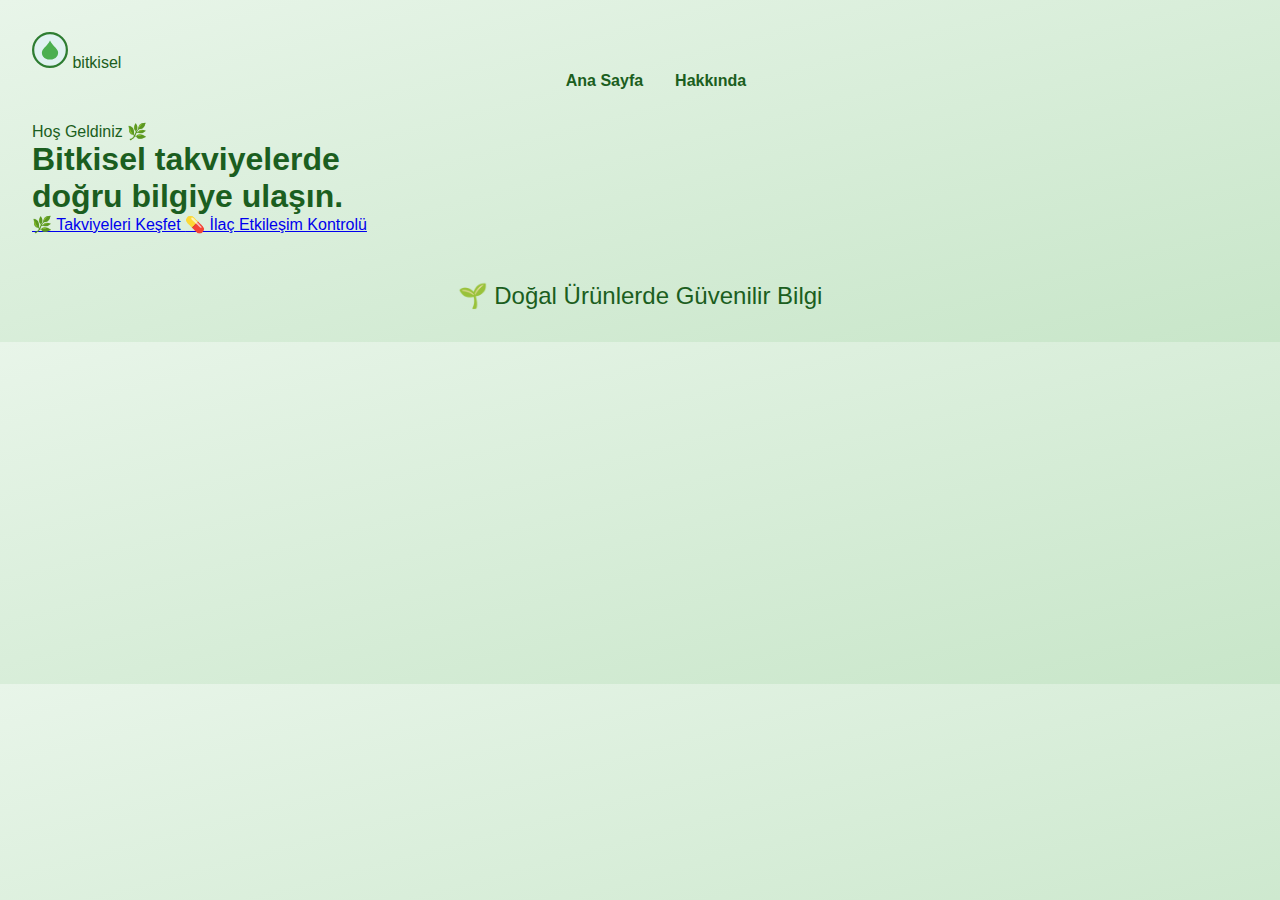
<file: index.html>
<!DOCTYPE html>
<html lang="tr">
<head>
  <meta charset="UTF-8">
  <meta name="viewport" content="width=device-width, initial-scale=1.0">
  <title>Bitkisel Takviye Uygulaması</title>
  <link rel="stylesheet" href="style.css">
</head>
<body>
  <header class="navbar">
    <div class="logo">
      <svg width="36" height="36" viewBox="0 0 64 64" fill="none" xmlns="http://www.w3.org/2000/svg">
        <circle cx="32" cy="32" r="30" fill="#E0F2F1" stroke="#2E7D32" stroke-width="4"/>
        <path d="M32 15C27 25 20 28 18 34C16 40 21 49 32 49C43 49 48 40 46 34C44 28 37 25 32 15Z" fill="#4CAF50"/>
      </svg>
      <span class="logo-text">bitkisel</span>
    </div>
    <nav>
      <a href="#"></a>Ana Sayfa</a>
      <a href="hakkinda.html">Hakkında</a>
      </nav>
  </header>

  <main class="main-content">
    <p class="welcome-text">Hoş Geldiniz 🌿</p>
    <h1>Bitkisel takviyelerde<br>doğru bilgiye ulaşın.</h1>

    <div class="button-container">
      <a href="kesfet.html" class="card">
        🌿 Takviyeleri Keşfet
      </a>
      <a href="#" class="card">
        💊 İlaç Etkileşim Kontrolü
      </a>
    </div>

    <div class="highlight">
      🌱 Doğal Ürünlerde Güvenilir Bilgi
    </div>
  </main>
</body>
</html>
</file>
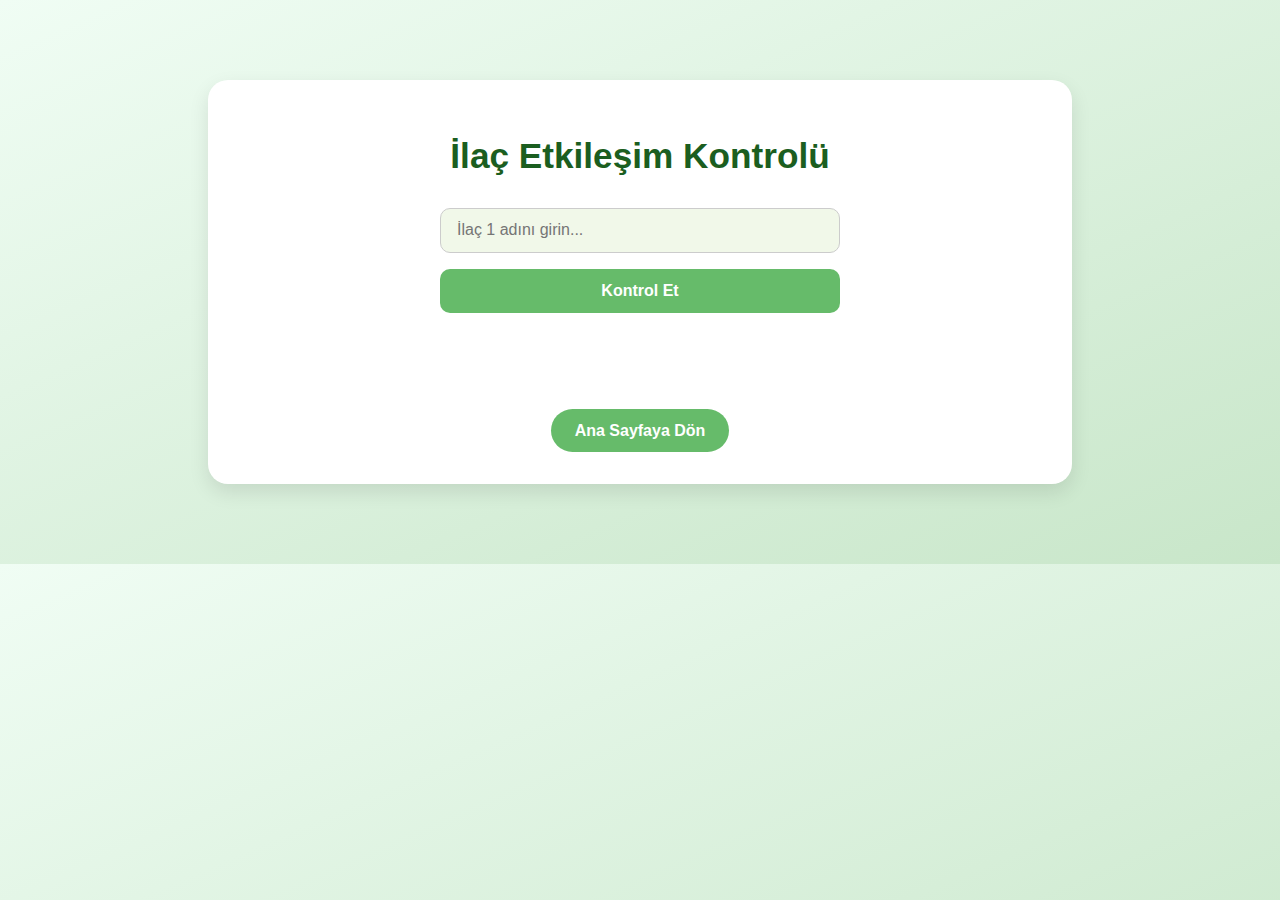
<file: etkilesim.html>
<!DOCTYPE html>
<html lang="tr">
<head>
  <meta charset="UTF-8" />
  <meta name="viewport" content="width=device-width, initial-scale=1.0" />
  <title>İlaç Etkileşim Kontrolü</title>
  <link rel="stylesheet" href="etkilesim.css" />
</head>
<body>
  <div class="container">
    <h1>İlaç Etkileşim Kontrolü</h1>

    <div class="interaction-form">
      <input type="text" placeholder="İlaç 1 adını girin..." />
      <button>Kontrol Et</button>
    </div>

    <div class="results">
      <!-- Etkileşim sonuçları buraya gelecek -->
    </div>

    <div class="back-button-container">
      <a href="index.html" class="back-button">Ana Sayfaya Dön</a>
    </div>
  </div>
</body>
</html>
</file>
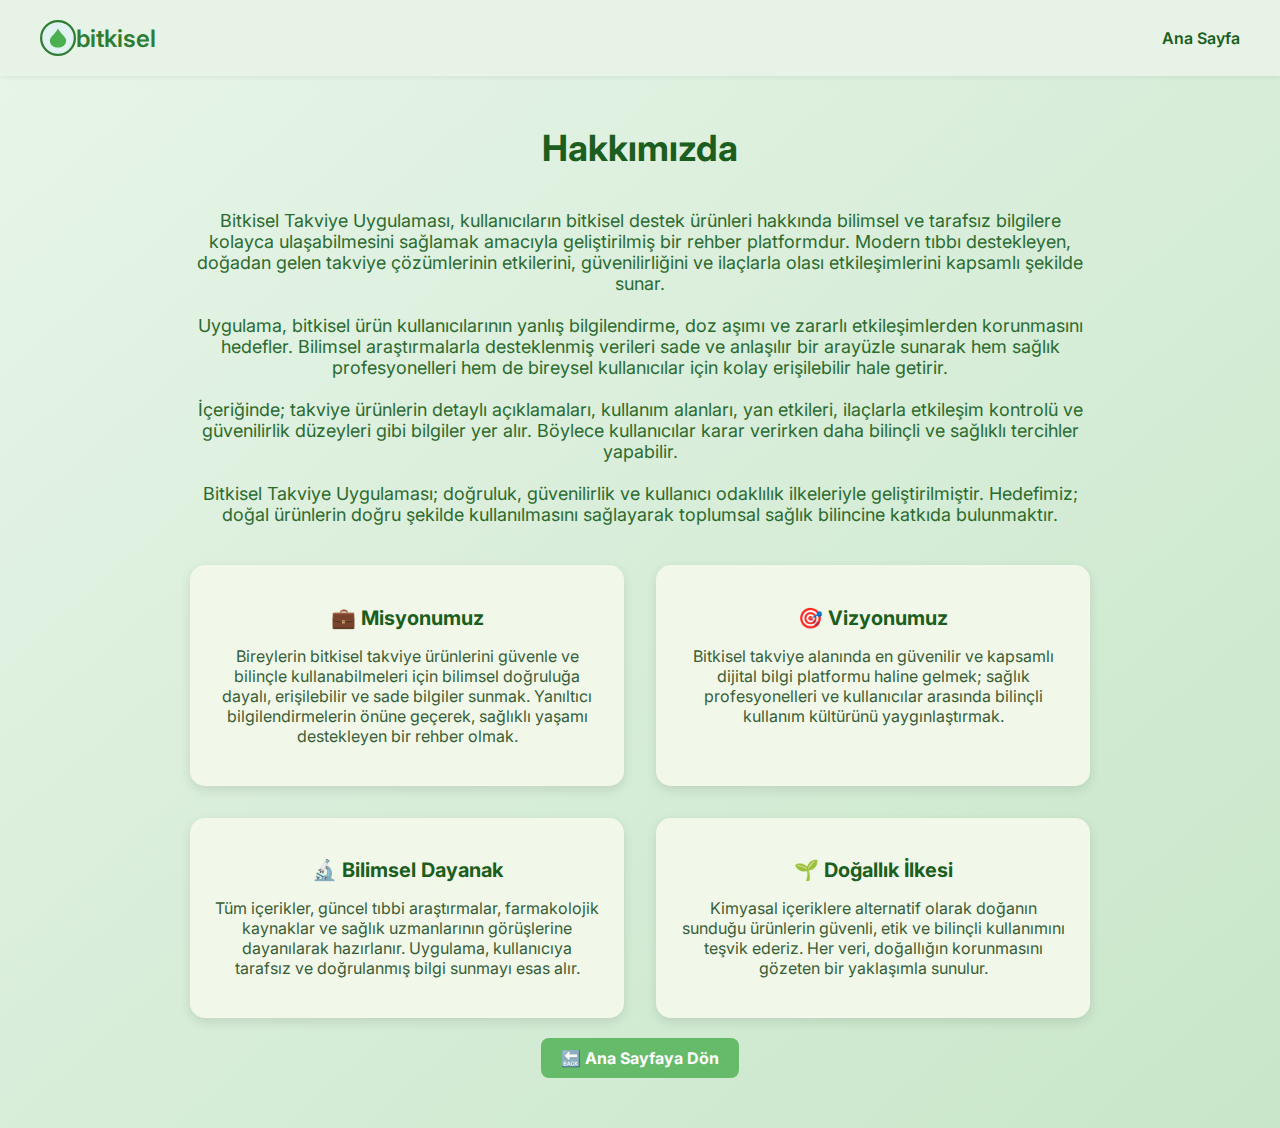
<file: hakkinda.html>
<!DOCTYPE html>
<html lang="tr">
<head>
  <meta charset="UTF-8" />
  <meta name="viewport" content="width=device-width, initial-scale=1.0" />
  <title>Hakkımızda - Bitkisel</title>
  <link rel="stylesheet" href="hakkinda.css" />
  <link href="https://fonts.googleapis.com/css2?family=Inter:wght@400;600;700&display=swap" rel="stylesheet">
</head>
<body>
  <header class="navbar">
    <div class="logo">
        <svg width="36" height="36" viewBox="0 0 64 64" fill="none" xmlns="http://www.w3.org/2000/svg">
            <circle cx="32" cy="32" r="30" fill="#E0F2F1" stroke="#2E7D32" stroke-width="4"/>
            <path d="M32 15C27 25 20 28 18 34C16 40 21 49 32 49C43 49 48 40 46 34C44 28 37 25 32 15Z" fill="#4CAF50"/>
          </svg>
      <span class="logo-text">bitkisel</span>
    </div>
    <nav>
      <a href="index.html">Ana Sayfa</a>
    </nav>
  </header>

  <main class="content">
    <h1>Hakkımızda</h1>
    <p class="description">
        <p class="description">
            Bitkisel Takviye Uygulaması, kullanıcıların bitkisel destek ürünleri hakkında bilimsel ve tarafsız bilgilere kolayca ulaşabilmesini sağlamak amacıyla geliştirilmiş bir rehber platformdur. Modern tıbbı destekleyen, doğadan gelen takviye çözümlerinin etkilerini, güvenilirliğini ve ilaçlarla olası etkileşimlerini kapsamlı şekilde sunar.<br><br>
          
            Uygulama, bitkisel ürün kullanıcılarının yanlış bilgilendirme, doz aşımı ve zararlı etkileşimlerden korunmasını hedefler. Bilimsel araştırmalarla desteklenmiş verileri sade ve anlaşılır bir arayüzle sunarak hem sağlık profesyonelleri hem de bireysel kullanıcılar için kolay erişilebilir hale getirir.<br><br>
          
            İçeriğinde; takviye ürünlerin detaylı açıklamaları, kullanım alanları, yan etkileri, ilaçlarla etkileşim kontrolü ve güvenilirlik düzeyleri gibi bilgiler yer alır. Böylece kullanıcılar karar verirken daha bilinçli ve sağlıklı tercihler yapabilir.<br><br>
          
            Bitkisel Takviye Uygulaması; doğruluk, güvenilirlik ve kullanıcı odaklılık ilkeleriyle geliştirilmiştir. Hedefimiz; doğal ürünlerin doğru şekilde kullanılmasını sağlayarak toplumsal sağlık bilincine katkıda bulunmaktır.
          </p>
          
    </p>

    <div class="card-container">
      <div class="card">
        <h2>💼 Misyonumuz</h2>
        <p>Bireylerin bitkisel takviye ürünlerini güvenle ve bilinçle kullanabilmeleri için bilimsel doğruluğa dayalı, erişilebilir ve sade bilgiler sunmak. Yanıltıcı bilgilendirmelerin önüne geçerek, sağlıklı yaşamı destekleyen bir rehber olmak.</p>
      </div>
      <div class="card">
        <h2>🎯 Vizyonumuz</h2>
        <p>Bitkisel takviye alanında en güvenilir ve kapsamlı dijital bilgi platformu haline gelmek; sağlık profesyonelleri ve kullanıcılar arasında bilinçli kullanım kültürünü yaygınlaştırmak.</p>
      </div>
      <div class="card">
        <h2>🔬 Bilimsel Dayanak</h2>
        <p>Tüm içerikler, güncel tıbbi araştırmalar, farmakolojik kaynaklar ve sağlık uzmanlarının görüşlerine dayanılarak hazırlanır. Uygulama, kullanıcıya tarafsız ve doğrulanmış bilgi sunmayı esas alır.</p>
      </div>
      <div class="card">
        <h2>🌱 Doğallık İlkesi</h2>
        <p>Kimyasal içeriklere alternatif olarak doğanın sunduğu ürünlerin güvenli, etik ve bilinçli kullanımını teşvik ederiz. Her veri, doğallığın korunmasını gözeten bir yaklaşımla sunulur.</p>
      </div>
    </div>

    <a href="index.html" class="back-button">🔙 Ana Sayfaya Dön</a>
  </main>
</body>
</html>
</file>
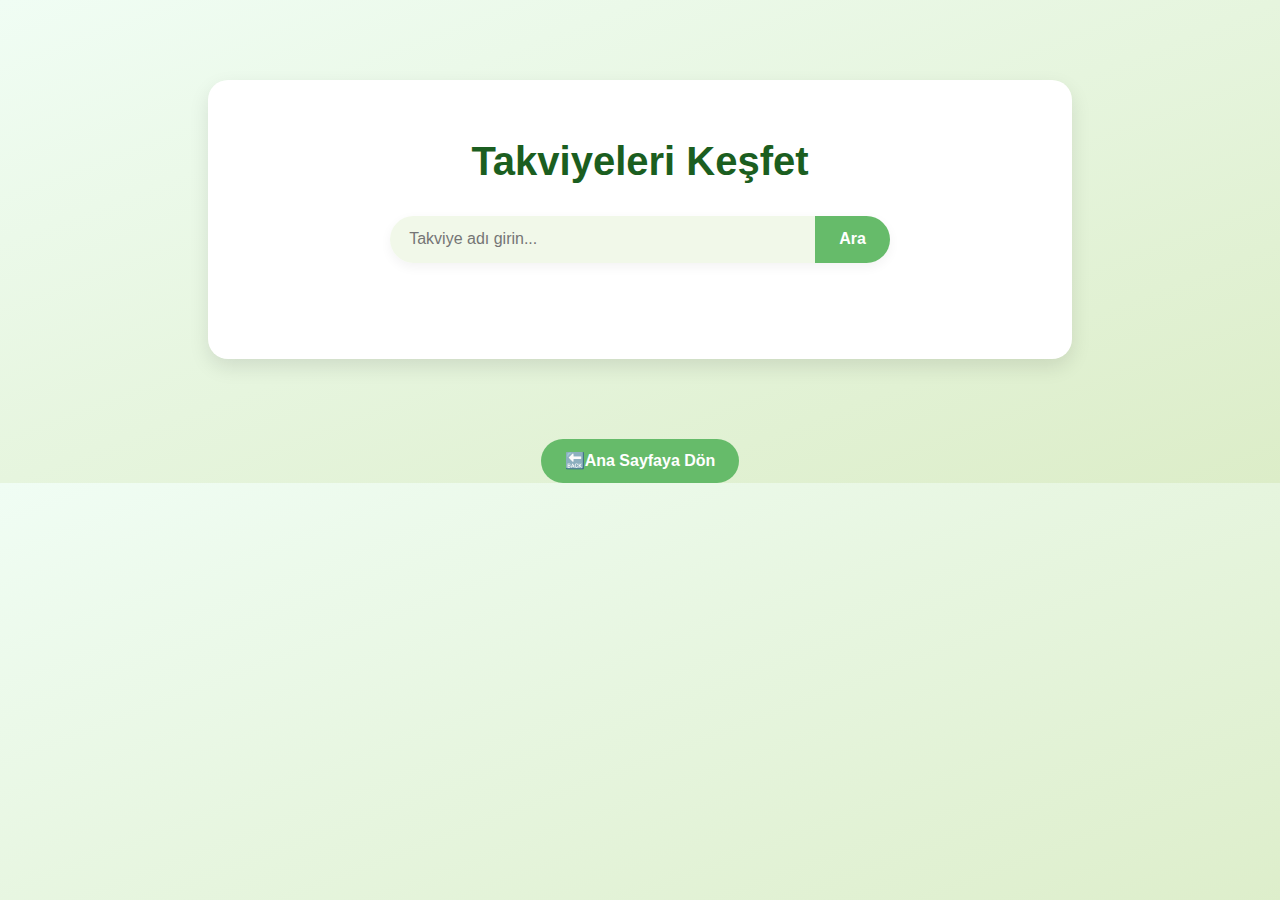
<file: kesfet.html>
<!DOCTYPE html>
<html lang="tr">
<head>
  <meta charset="UTF-8" />
  <meta name="viewport" content="width=device-width, initial-scale=1.0" />
  <title>Takviyeleri Keşfet</title>
  <link rel="stylesheet" href="kesfet.css" />
</head>
<body>
  <div class="container">
    <h1>Takviyeleri Keşfet</h1>
    <div class="search-box">
      <input type="text" placeholder="Takviye adı girin..." />
      <button>Ara</button>
    </div>
    <div class="results">
      <!-- Arkadaşının getireceği takviye verileri burada listelenecek -->
    </div>
  </div>
  <div class="back-button-container">
    <a href="index.html" class="back-button">🔙Ana Sayfaya Dön</a>
  </div>
  
</body>
</html>
</file>
<file: style.css>
* {
    box-sizing: border-box;
    margin: 0;
    padding: 0;
    font-family: 'Inter', sans-serif;
  }
  
  body {
    background: linear-gradient(to bottom right, #e8f5e9, #c8e6c9);
    color: #1b5e20;
    padding: 2rem;
  }
  
  .container {
    max-width: 900px;
    margin: auto;
    background: white;
    border-radius: 20px;
    padding: 2rem;
    box-shadow: 0 4px 20px rgba(0,0,0,0.1);
  }
  
  nav {
    display: flex;
    justify-content: center;
    gap: 2rem;
    margin-bottom: 2rem;
    font-weight: bold;
  }
  
  nav a {
    text-decoration: none;
    color: #1b5e20;
    transition: color 0.3s;
  }
  
  nav a:hover {
    color: #388e3c;
  }
  
  .hero {
    text-align: center;
    margin-bottom: 2rem;
  }
  
  .hero h1 {
    font-size: 2.5rem;
    margin-bottom: 2rem;
  }
  
  .button-group {
    display: flex;
    justify-content: center;
    gap: 2rem;
    margin-top: 3rem;
  }
  
  .button-group a {
    display: flex;
    flex-direction: column;
    align-items: center;
    justify-content: center;
    width: 200px;
    height: 130px;
    background-color: #e8f5e9;
    border-radius: 20px;
    text-decoration: none;
    color: #1b5e20;
    font-weight: bold;
    font-size: 1.5rem;
    box-shadow: 0 4px 10px rgba(0,0,0,0.1);
    transition: background-color 0.3s, transform 0.3s;
  }
  
  .button-group a:hover {
    background-color: #c8e6c9;
    transform: translateY(-5px);
  }
  
  .highlight {
    text-align: center;
    font-size: 1.5rem;
    margin-top: 3rem;
  }
</file>
<file: etkilesim.css>
body {
    margin: 0;
    padding: 0;
    font-family: 'Inter', sans-serif;
    background: linear-gradient(to bottom right, #f0fdf4, #c8e6c9);
    color: #1b5e20;
  }
  
  .container {
    max-width: 800px;
    margin: 80px auto;
    text-align: center;
    padding: 2rem;
    background-color: white;
    border-radius: 20px;
    box-shadow: 0 8px 20px rgba(0, 0, 0, 0.1);
  }
  
  h1 {
    font-size: 2.2rem;
    margin-bottom: 2rem;
  }
  
  .interaction-form {
    display: flex;
    flex-direction: column;
    gap: 1rem;
    max-width: 400px;
    margin: 0 auto;
  }
  
  .interaction-form input {
    padding: 0.8rem 1rem;
    border: 1px solid #ccc;
    border-radius: 10px;
    font-size: 1rem;
    background-color: #f1f8e9;
  }
  
  .interaction-form button {
    padding: 0.8rem 1.5rem;
    background-color: #66bb6a;
    color: white;
    border: none;
    border-radius: 10px;
    font-weight: bold;
    font-size: 1rem;
    cursor: pointer;
    transition: background-color 0.3s ease, transform 0.2s ease;
  }
  
  .interaction-form button:hover {
    background-color: #43a047;
    transform: translateY(-2px);
  }
  
  .results {
    margin-top: 2rem;
    padding: 1rem;
    text-align: left;
  }
  
  /* Geri dönüş butonu */
  .back-button-container {
    display: flex;
    justify-content: center;
    margin-top: 2rem;
  }
  
  .back-button {
    background-color: #66bb6a;
    color: white;
    text-decoration: none;
    padding: 0.8rem 1.5rem;
    border-radius: 30px;
    font-weight: bold;
    transition: background-color 0.3s ease, transform 0.2s ease;
  }
  
  .back-button:hover {
    background-color: #43a047;
    transform: translateY(-2px);
  }
</file>
<file: hakkinda.css>
/* Genel stil ayarları */
body {
    font-family: 'Inter', sans-serif;
    margin: 0;
    padding: 0;
    background: linear-gradient(to bottom right, #e8f5e9, #c8e6c9);
    color: #1b5e20;
  }
  
  /* Navigasyon çubuğu */
  .navbar {
    display: flex;
    justify-content: space-between;
    align-items: center;
    padding: 20px 40px;
    background-color: #e6f3e6;
    box-shadow: 0 2px 4px rgba(0,0,0,0.05);
  }
  
  .logo {
    display: flex;
    align-items: center;
  }
  
  .logo img {
    width: 32px;
    margin-right: 10px;
  }
  
  .logo-text {
    font-size: 24px;
    font-weight: 600;
    color: #2e7d32;
  }
  
  .navbar nav a {
    margin-left: 20px;
    text-decoration: none;
    font-weight: 600;
    color: #1b5e20;
    transition: color 0.3s;
  }
  
  .navbar nav a:hover {
    color: #4caf50;
  }
  
  /* Ana içerik alanı */
  .content {
    max-width: 900px;
    margin: 50px auto;
    text-align: center;
    padding: 0 20px;
  }
  
  h1 {
    font-size: 36px;
    margin-bottom: 10px;
  }
  
  .description {
    font-size: 18px;
    margin-bottom: 40px;
    color: #2c6b2f;
  }
  
  /* Kart konteyneri */
  .card-container {
    display: grid;
    grid-template-columns: repeat(auto-fit, minmax(300px, 1fr));
    gap: 2rem;
    margin-top: 2rem;
  }
  
  /* Kart stili */
  .card {
    background-color: #f1f8e9;
    padding: 1.5rem;
    border-radius: 15px;
    box-shadow: 0 4px 12px rgba(0, 0, 0, 0.1);
    transition: transform 0.3s ease, background-color 0.5s ease;
  }
  
  .card:hover {
    transform: translateY(-5px);
    background-color: #dcedc8;
  }
  
  .card h2 {
    font-size: 20px;
    margin-bottom: 10px;
  }
  
  .card p {
    font-size: 16px;
    color: #385e38;
  }
  
  /* Geri dön butonu */
  .back-button {
    display: inline-block;
    margin-top: 20px;
    text-decoration: none;
    padding: 10px 20px;
    background-color: #66bb6a;
    color: white;
    border-radius: 8px;
    font-weight: bold;
    transition: background-color 0.3s ease;
  }
  
  .back-button:hover {
    background-color: #4caf50;
  }
</file>
<file: kesfet.css>
body {
    margin: 0;
    padding: 0;
    font-family: 'Inter', sans-serif;
    background: linear-gradient(to bottom right, #f0fdf4, #dcedc8);
    color: #1b5e20;
  }
  
  .container {
    max-width: 800px;
    margin: 80px auto;
    text-align: center;
    padding: 2rem;
    background-color: white;
    border-radius: 20px;
    box-shadow: 0 8px 20px rgba(0, 0, 0, 0.1);
  }
  
  h1 {
    font-size: 2.5rem;
    margin-bottom: 2rem;
  }
  
  .search-box {
    display: flex;
    justify-content: center;
    align-items: center;
    gap: 0;
    max-width: 500px;
    margin: 0 auto;
    border-radius: 30px;
    overflow: hidden;
    box-shadow: 0 4px 12px rgba(0, 0, 0, 0.05);
  }
  
  .search-box input {
    padding: 0.9rem 1.2rem;
    flex: 1;
    border: none;
    outline: none;
    font-size: 1rem;
    background-color: #f1f8e9;
  }
  
  .search-box button {
    padding: 0.9rem 1.5rem;
    border: none;
    background-color: #66bb6a;
    color: white;
    font-weight: bold;
    font-size: 1rem;
    cursor: pointer;
    transition: background-color 0.3s;
  }
  
  .search-box button:hover {
    background-color: #43a047;
  }
  
  .results {
    margin-top: 2rem;
    text-align: left;
    padding: 1rem;
  }
  .back-button-container {
    display: flex;
    justify-content: center;  /* yatay ortalama */
    margin-top: 2rem;         /* üst boşluk */
  }
  
  .back-button {
    background-color: #66bb6a;
    color: white;
    text-decoration: none;
    padding: 0.8rem 1.5rem;
    border-radius: 30px;
    font-weight: bold;
    transition: background-color 0.3s ease, transform 0.2s ease;
  }
  
  .back-button:hover {
    background-color: #43a047;
    transform: translateY(-2px);
  }
</file>
